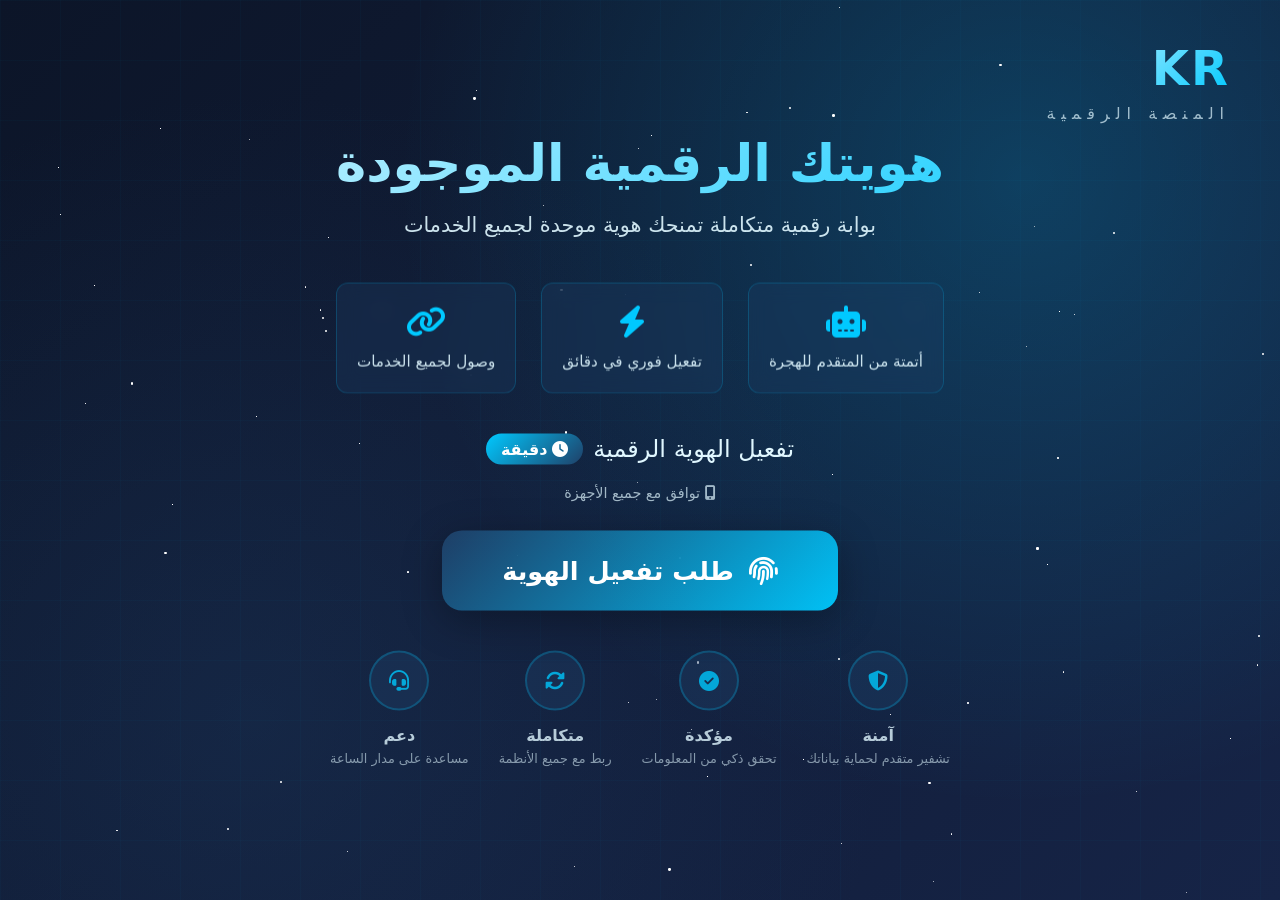
<file: index.html>
<!DOCTYPE html>
<html lang="ar" dir="rtl">
<head>
    <meta charset="UTF-8">
    <meta name="viewport" content="width=device-width, initial-scale=1.0">
    <title>KR | المنصة الرقمية</title>
    <link rel="stylesheet" href="https://cdnjs.cloudflare.com/ajax/libs/font-awesome/6.4.0/css/all.min.css">
    <style>
        * {
            margin: 0;
            padding: 0;
            box-sizing: border-box;
            font-family: 'Segoe UI', system-ui, sans-serif;
        }
        
        :root {
            --primary: #0c1528;
            --secondary: #162447;
            --accent: #1f4068;
            --neon: #00c9ff;
            --success: #2ecc71;
            --error: #e74c3c;
            --warning: #f39c12;
            --light: #e0f7ff;
            --gradient: linear-gradient(135deg, #0c1528 0%, #162447 50%, #1f4068 100%);
            --gradient-light: linear-gradient(135deg, #00c9ff 0%, #1f4068 100%);
            --shadow: 0 10px 40px rgba(0, 0, 0, 0.3);
            --transition: all 0.4s ease;
        }
        
        body {
            background: var(--primary);
            color: white;
            min-height: 100vh;
            overflow-x: hidden;
        }
        
        /* خلفية ثابتة */
        .background {
            position: fixed;
            top: 0;
            left: 0;
            width: 100%;
            height: 100%;
            z-index: -2;
            background: 
                radial-gradient(circle at 20% 80%, rgba(31, 64, 104, 0.3) 0%, transparent 50%),
                radial-gradient(circle at 80% 20%, rgba(0, 201, 255, 0.2) 0%, transparent 50%),
                linear-gradient(135deg, var(--primary) 0%, var(--secondary) 100%);
        }
        
        /* شبكة خفيفة ثابتة */
        .grid-overlay {
            position: fixed;
            top: 0;
            left: 0;
            width: 100%;
            height: 100%;
            background-image: 
                linear-gradient(rgba(0, 201, 255, 0.05) 1px, transparent 1px),
                linear-gradient(90deg, rgba(0, 201, 255, 0.05) 1px, transparent 1px);
            background-size: 60px 60px;
            z-index: -1;
            opacity: 0.5;
        }
        
        /* اسم المنصة */
        .platform-name {
            position: fixed;
            top: 40px;
            right: 50px;
            z-index: 100;
            text-align: right;
            transition: var(--transition);
        }
        
        .kr-logo {
            font-size: 3rem;
            font-weight: 900;
            background: linear-gradient(135deg, var(--light), var(--neon));
            -webkit-background-clip: text;
            background-clip: text;
            color: transparent;
            letter-spacing: 2px;
            margin-bottom: 8px;
        }
        
        .platform-subtitle {
            font-size: 1rem;
            color: rgba(224, 247, 255, 0.7);
            font-weight: 300;
            letter-spacing: 6px;
            text-transform: uppercase;
        }
        
        /* المحتوى الرئيسي - مركز تماماً */
        .main-content {
            position: absolute;
            top: 50%;
            left: 50%;
            transform: translate(-50%, -50%);
            width: 100%;
            max-width: 1200px;
            padding: 20px;
            text-align: center;
            z-index: 10;
        }
        
        /* العنوان الرئيسي المعدل */
        .hero-section {
            margin-bottom: 40px;
        }
        
        .hero-title {
            font-size: 3.2rem;
            font-weight: 800;
            margin-bottom: 15px;
            background: linear-gradient(135deg, var(--light), var(--neon));
            -webkit-background-clip: text;
            background-clip: text;
            color: transparent;
            line-height: 1.2;
            opacity: 0;
            animation: fadeInUp 1s ease 0.3s forwards;
        }
        
        .hero-subtitle {
            font-size: 1.3rem;
            color: rgba(224, 247, 255, 0.9);
            max-width: 700px;
            margin: 0 auto 10px;
            line-height: 1.6;
            font-weight: 300;
            opacity: 0;
            animation: fadeInUp 1s ease 0.5s forwards;
        }
        
        /* قسم المميزات المعدل */
        .features-container {
            display: flex;
            justify-content: center;
            gap: 25px;
            margin-bottom: 40px;
            flex-wrap: wrap;
            opacity: 0;
            animation: fadeInUp 1s ease 0.7s forwards;
        }
        
        .feature-item {
            background: rgba(31, 64, 104, 0.3);
            border: 1px solid rgba(0, 201, 255, 0.2);
            border-radius: 12px;
            padding: 20px;
            min-width: 180px;
            backdrop-filter: blur(10px);
            transition: var(--transition);
        }
        
        .feature-item:hover {
            transform: translateY(-5px);
            background: rgba(31, 64, 104, 0.5);
            border-color: var(--neon);
            box-shadow: 0 10px 25px rgba(0, 201, 255, 0.2);
        }
        
        .feature-icon {
            font-size: 2rem;
            color: var(--neon);
            margin-bottom: 10px;
        }
        
        .feature-text {
            font-size: 0.95rem;
            color: rgba(224, 247, 255, 0.9);
            line-height: 1.4;
        }
        
        @keyframes fadeInUp {
            to {
                opacity: 1;
                transform: translateY(0);
            }
            from {
                opacity: 0;
                transform: translateY(30px);
            }
        }
        
        /* قسم تفعيل الهوية */
        .activation-section {
            opacity: 0;
            animation: fadeInUp 1s ease 0.9s forwards;
            margin-bottom: 30px;
        }
        
        .activation-title {
            font-size: 1.5rem;
            color: var(--light);
            margin-bottom: 20px;
            display: flex;
            align-items: center;
            justify-content: center;
            gap: 10px;
        }
        
        .time-badge {
            background: linear-gradient(135deg, var(--neon), var(--accent));
            color: white;
            padding: 6px 15px;
            border-radius: 20px;
            font-size: 1rem;
            font-weight: 600;
            display: inline-flex;
            align-items: center;
            gap: 5px;
        }
        
        .compatibility-badge {
            display: block;
            font-size: 0.9rem;
            color: rgba(224, 247, 255, 0.7);
            margin-top: 10px;
        }
        
        /* زر التفعيل - محوره في المنتصف */
        .activation-container {
            position: relative;
            margin: 30px auto;
            width: fit-content;
        }
        
        .activation-btn {
            background: linear-gradient(135deg, 
                rgba(31, 64, 104, 0.95), 
                rgba(0, 201, 255, 0.95));
            color: white;
            border: none;
            padding: 25px 60px;
            font-size: 1.6rem;
            font-weight: 700;
            border-radius: 20px;
            cursor: pointer;
            display: flex;
            align-items: center;
            gap: 15px;
            position: relative;
            overflow: hidden;
            transition: var(--transition);
            box-shadow: var(--shadow);
            z-index: 2;
        }
        
        .activation-btn:hover {
            transform: translateY(-5px);
            box-shadow: 0 15px 50px rgba(0, 201, 255, 0.4);
        }
        
        .activation-btn:active {
            transform: translateY(-2px);
        }
        
        .btn-icon {
            font-size: 1.8rem;
            transition: var(--transition);
        }
        
        .activation-btn:hover .btn-icon {
            transform: rotate(15deg) scale(1.2);
        }
        
        .btn-text {
            position: relative;
            z-index: 1;
        }
        
        .activation-btn::before {
            content: '';
            position: absolute;
            top: 0;
            left: -100%;
            width: 100%;
            height: 100%;
            background: linear-gradient(90deg, transparent, rgba(255, 255, 255, 0.2), transparent);
            transition: 0.6s;
        }
        
        .activation-btn:hover::before {
            left: 100%;
        }
        
        /* تأثير خفيف حول الزر */
        .btn-glow {
            position: absolute;
            top: 50%;
            left: 50%;
            transform: translate(-50%, -50%);
            width: 120%;
            height: 120%;
            background: radial-gradient(circle, 
                rgba(0, 201, 255, 0.2) 0%, 
                transparent 70%);
            border-radius: 30px;
            z-index: 1;
            opacity: 0;
            transition: var(--transition);
        }
        
        .activation-btn:hover + .btn-glow {
            opacity: 1;
        }
        
        /* المميزات السفلية */
        .bottom-features {
            display: flex;
            justify-content: center;
            gap: 30px;
            margin-top: 40px;
            flex-wrap: wrap;
            opacity: 0;
            animation: fadeInUp 1s ease 1.1s forwards;
        }
        
        .bottom-feature {
            text-align: center;
            max-width: 160px;
            opacity: 0.8;
            transition: var(--transition);
        }
        
        .bottom-feature:hover {
            opacity: 1;
            transform: translateY(-5px);
        }
        
        .bottom-feature-icon {
            width: 60px;
            height: 60px;
            background: rgba(31, 64, 104, 0.5);
            border-radius: 50%;
            display: flex;
            align-items: center;
            justify-content: center;
            margin: 0 auto 15px;
            font-size: 20px;
            color: var(--neon);
            border: 2px solid rgba(0, 201, 255, 0.3);
            transition: var(--transition);
        }
        
        .bottom-feature:hover .bottom-feature-icon {
            background: rgba(31, 64, 104, 0.8);
            border-color: var(--neon);
            transform: scale(1.1);
        }
        
        .bottom-feature-title {
            font-size: 1rem;
            font-weight: 600;
            margin-bottom: 5px;
            color: var(--light);
        }
        
        .bottom-feature-desc {
            font-size: 0.8rem;
            color: rgba(224, 247, 255, 0.7);
            line-height: 1.4;
        }
        
        /* النجوم الثابتة */
        .stars {
            position: fixed;
            top: 0;
            left: 0;
            width: 100%;
            height: 100%;
            pointer-events: none;
            z-index: -1;
        }
        
        .star {
            position: absolute;
            background-color: white;
            border-radius: 50%;
            animation: starTwinkle 3s infinite ease-in-out;
        }
        
        @keyframes starTwinkle {
            0%, 100% { opacity: 0.3; }
            50% { opacity: 1; }
        }

        /* نافذة التفعيل المدمجة */
        .activation-modal {
            position: fixed;
            top: 0;
            left: 0;
            width: 100%;
            height: 100%;
            background: rgba(12, 21, 40, 0.95);
            backdrop-filter: blur(10px);
            z-index: 2000;
            display: none;
            justify-content: center;
            align-items: center;
            animation: modalFadeIn 0.3s ease;
        }

        @keyframes modalFadeIn {
            from { opacity: 0; }
            to { opacity: 1; }
        }

        .modal-content {
            background: linear-gradient(135deg, rgba(22, 36, 71, 0.95), rgba(31, 64, 104, 0.95));
            border-radius: 20px;
            width: 95%;
            max-width: 800px;
            max-height: 90vh;
            overflow-y: auto;
            box-shadow: 0 25px 50px rgba(0, 0, 0, 0.5);
            border: 1px solid rgba(0, 201, 255, 0.3);
            animation: modalSlideUp 0.4s ease;
        }

        @keyframes modalSlideUp {
            from { 
                opacity: 0;
                transform: translateY(50px);
            }
            to { 
                opacity: 1;
                transform: translateY(0);
            }
        }

        .modal-header {
            background: linear-gradient(135deg, var(--accent), var(--secondary));
            color: white;
            padding: 25px 30px;
            text-align: center;
            border-radius: 20px 20px 0 0;
            display: flex;
            justify-content: space-between;
            align-items: center;
        }

        .modal-header h1 {
            font-size: 1.8rem;
            margin-bottom: 10px;
            flex: 1;
        }

        .close-modal {
            background: none;
            border: none;
            color: white;
            font-size: 1.5rem;
            cursor: pointer;
            width: 40px;
            height: 40px;
            display: flex;
            align-items: center;
            justify-content: center;
            border-radius: 50%;
            transition: var(--transition);
        }

        .close-modal:hover {
            background: rgba(255, 255, 255, 0.1);
            transform: rotate(90deg);
        }

        .modal-body {
            padding: 30px;
        }
        
        /* شاشة الفحص بالذكاء الاصطناعي */
        .ai-scan-screen {
            display: none;
            text-align: center;
            padding: 40px 20px;
        }
        
        .scan-title {
            font-size: 1.8rem;
            margin-bottom: 20px;
            color: var(--light);
        }
        
        .scan-timer {
            font-size: 2rem;
            font-weight: bold;
            color: var(--neon);
            margin-bottom: 30px;
            font-family: monospace;
        }
        
        .scan-progress {
            width: 100%;
            height: 10px;
            background: rgba(255, 255, 255, 0.1);
            border-radius: 5px;
            overflow: hidden;
            margin-bottom: 30px;
        }
        
        .scan-progress-bar {
            height: 100%;
            background: linear-gradient(90deg, var(--neon), var(--accent));
            width: 0%;
            transition: width 0.3s ease;
        }
        
        .scan-steps {
            text-align: right;
            margin-bottom: 20px;
        }
        
        .scan-step {
            padding: 15px;
            margin-bottom: 10px;
            background: rgba(255, 255, 255, 0.05);
            border-radius: 10px;
            border-right: 4px solid transparent;
            transition: all 0.3s ease;
            display: flex;
            justify-content: space-between;
            align-items: center;
        }
        
        .scan-step.active {
            border-right-color: var(--neon);
            background: rgba(0, 201, 255, 0.1);
        }
        
        .scan-step.completed {
            border-right-color: var(--success);
            background: rgba(46, 204, 113, 0.1);
        }
        
        .scan-step.failed {
            border-right-color: var(--error);
            background: rgba(231, 76, 60, 0.1);
        }
        
        .step-icon {
            font-size: 1.2rem;
            width: 30px;
            height: 30px;
            display: flex;
            align-items: center;
            justify-content: center;
            border-radius: 50%;
            margin-left: 10px;
        }
        
        .step-info {
            flex: 1;
            text-align: right;
        }
        
        .step-title {
            font-weight: 600;
            margin-bottom: 5px;
        }
        
        .step-detail {
            font-size: 0.85rem;
            color: rgba(255, 255, 255, 0.7);
        }
        
        /* نتائج الفحص */
        .scan-result {
            display: none;
            text-align: center;
            padding: 40px 20px;
            animation: fadeIn 0.5s ease;
        }
        
        @keyframes fadeIn {
            from { opacity: 0; }
            to { opacity: 1; }
        }
        
        .result-icon {
            font-size: 5rem;
            margin-bottom: 20px;
        }
        
        .result-title {
            font-size: 2rem;
            margin-bottom: 15px;
            font-weight: 800;
        }
        
        .result-subtitle {
            font-size: 1.2rem;
            margin-bottom: 25px;
            color: rgba(255, 255, 255, 0.9);
        }
        
        .result-details {
            background: rgba(255, 255, 255, 0.05);
            border-radius: 15px;
            padding: 25px;
            margin-bottom: 30px;
            text-align: right;
        }
        
        .result-item {
            padding: 12px 0;
            border-bottom: 1px solid rgba(255, 255, 255, 0.1);
            display: flex;
            justify-content: space-between;
            align-items: center;
        }
        
        .result-item:last-child {
            border-bottom: none;
        }
        
        .result-status {
            padding: 5px 15px;
            border-radius: 20px;
            font-size: 0.9rem;
            font-weight: 600;
        }
        
        .status-success {
            background: rgba(46, 204, 113, 0.2);
            color: var(--success);
        }
        
        .status-error {
            background: rgba(231, 76, 60, 0.2);
            color: var(--error);
        }
        
        .status-warning {
            background: rgba(243, 156, 18, 0.2);
            color: var(--warning);
        }
        
        .result-actions {
            margin-top: 30px;
        }
        
        .btn-result {
            padding: 15px 40px;
            font-size: 1.1rem;
            font-weight: 600;
            border-radius: 10px;
            border: none;
            cursor: pointer;
            transition: var(--transition);
            display: inline-flex;
            align-items: center;
            gap: 10px;
        }
        
        .btn-success {
            background: linear-gradient(135deg, var(--success), #27ae60);
            color: white;
        }
        
        .btn-success:hover {
            transform: translateY(-3px);
            box-shadow: 0 10px 20px rgba(46, 204, 113, 0.3);
        }
        
        .btn-error {
            background: linear-gradient(135deg, var(--error), #c0392b);
            color: white;
        }
        
        .btn-error:hover {
            transform: translateY(-3px);
            box-shadow: 0 10px 20px rgba(231, 76, 60, 0.3);
        }
        
        /* تصميم متجاوب - تركز كل شيء */
        @media (max-width: 1200px) {
            .hero-title {
                font-size: 2.8rem;
            }
            
            .activation-btn {
                padding: 22px 50px;
                font-size: 1.4rem;
            }
            
            .feature-item {
                min-width: 160px;
                padding: 15px;
            }
        }
        
        @media (max-width: 992px) {
            .main-content {
                padding: 15px;
            }
            
            .hero-title {
                font-size: 2.3rem;
            }
            
            .hero-subtitle {
                font-size: 1.1rem;
                margin-bottom: 30px;
            }
            
            .features-container {
                gap: 15px;
            }
            
            .feature-item {
                min-width: 140px;
                padding: 12px;
            }
            
            .feature-icon {
                font-size: 1.5rem;
            }
            
            .feature-text {
                font-size: 0.85rem;
            }

            .modal-content {
                width: 98%;
                max-height: 85vh;
            }
        }
        
        @media (max-width: 768px) {
            .platform-name {
                right: 30px;
                top: 30px;
            }
            
            .kr-logo {
                font-size: 2.2rem;
            }
            
            .platform-subtitle {
                font-size: 0.85rem;
                letter-spacing: 4px;
            }
            
            .hero-title {
                font-size: 1.9rem;
            }
            
            .hero-subtitle {
                font-size: 1rem;
                margin-bottom: 25px;
            }
            
            .features-container {
                flex-direction: column;
                align-items: center;
            }
            
            .feature-item {
                width: 90%;
                max-width: 300px;
            }
            
            .activation-btn {
                padding: 18px 35px;
                font-size: 1.2rem;
                flex-direction: column;
                gap: 10px;
            }
            
            .btn-icon {
                font-size: 1.5rem;
            }
            
            .bottom-features {
                gap: 20px;
            }
            
            .bottom-feature {
                max-width: 130px;
            }
            
            .bottom-feature-icon {
                width: 50px;
                height: 50px;
                font-size: 18px;
            }

            .modal-header {
                padding: 20px;
            }

            .modal-header h1 {
                font-size: 1.5rem;
            }

            .modal-body {
                padding: 20px;
            }
            
            .scan-title {
                font-size: 1.5rem;
            }
            
            .scan-timer {
                font-size: 1.8rem;
            }
            
            .result-icon {
                font-size: 4rem;
            }
            
            .result-title {
                font-size: 1.8rem;
            }
        }
        
        @media (max-width: 576px) {
            .platform-name {
                right: 20px;
                top: 20px;
                text-align: center;
            }
            
            .kr-logo {
                font-size: 1.8rem;
            }
            
            .platform-subtitle {
                font-size: 0.75rem;
                letter-spacing: 3px;
            }
            
            .hero-title {
                font-size: 1.6rem;
            }
            
            .hero-subtitle {
                font-size: 0.9rem;
                margin-bottom: 20px;
            }
            
            .activation-title {
                font-size: 1.2rem;
                flex-direction: column;
                gap: 5px;
            }
            
            .activation-btn {
                padding: 16px 25px;
                font-size: 1rem;
            }
            
            .bottom-features {
                gap: 15px;
            }
            
            .bottom-feature {
                max-width: 100px;
            }
            
            .bottom-feature-title {
                font-size: 0.9rem;
            }
            
            .bottom-feature-desc {
                font-size: 0.75rem;
            }

            .modal-header {
                padding: 15px;
                flex-direction: column;
                gap: 10px;
            }

            .modal-header h1 {
                font-size: 1.3rem;
                text-align: center;
            }
            
            .scan-step {
                padding: 12px;
                font-size: 0.9rem;
            }
            
            .step-detail {
                font-size: 0.8rem;
            }
        }
        
        @media (max-height: 700px) {
            .main-content {
                position: relative;
                top: auto;
                left: auto;
                transform: none;
                margin: 100px auto 50px;
            }
            
            .bottom-features {
                margin-top: 30px;
            }

            .modal-content {
                max-height: 80vh;
            }
        }
    </style>
</head>
<body>
    <!-- الخلفية الثابتة -->
    <div class="background"></div>
    <div class="grid-overlay"></div>
    
    <!-- النجوم -->
    <div class="stars" id="stars"></div>
    
    <!-- اسم المنصة -->
    <div class="platform-name">
        <div class="kr-logo">KR</div>
        <div class="platform-subtitle">المنصة الرقمية</div>
    </div>
    
    <!-- المحتوى الرئيسي -->
    <div class="main-content">
        <!-- العنوان الرئيسي -->
        <div class="hero-section">
            <h1 class="hero-title">هويتك الرقمية الموجودة</h1>
            <p class="hero-subtitle">
                بوابة رقمية متكاملة تمنحك هوية موحدة لجميع الخدمات
            </p>
        </div>
        
        <!-- المميزات الرئيسية -->
        <div class="features-container">
            <div class="feature-item">
                <div class="feature-icon">
                    <i class="fas fa-robot"></i>
                </div>
                <div class="feature-text">
                    أتمتة من المتقدم للهجرة
                </div>
            </div>
            
            <div class="feature-item">
                <div class="feature-icon">
                    <i class="fas fa-bolt"></i>
                </div>
                <div class="feature-text">
                    تفعيل فوري في دقائق
                </div>
            </div>
            
            <div class="feature-item">
                <div class="feature-icon">
                    <i class="fas fa-link"></i>
                </div>
                <div class="feature-text">
                    وصول لجميع الخدمات
                </div>
            </div>
        </div>
        
        <!-- قسم تفعيل الهوية -->
        <div class="activation-section">
            <div class="activation-title">
                <span>تفعيل الهوية الرقمية</span>
                <span class="time-badge">
                    <i class="fas fa-clock"></i>
                    دقيقة
                </span>
            </div>
            <div class="compatibility-badge">
                <i class="fas fa-mobile-alt"></i>
                توافق مع جميع الأجهزة
            </div>
        </div>
        
        <!-- زر التفعيل -->
        <div class="activation-container">
            <button class="activation-btn" id="activateBtn">
                <i class="fas fa-fingerprint btn-icon"></i>
                <span class="btn-text">طلب تفعيل الهوية</span>
            </button>
            <div class="btn-glow"></div>
        </div>
        
        <!-- المميزات السفلية -->
        <div class="bottom-features">
            <div class="bottom-feature">
                <div class="bottom-feature-icon">
                    <i class="fas fa-shield-alt"></i>
                </div>
                <h3 class="bottom-feature-title">آمنة</h3>
                <p class="bottom-feature-desc">تشفير متقدم لحماية بياناتك</p>
            </div>
            
            <div class="bottom-feature">
                <div class="bottom-feature-icon">
                    <i class="fas fa-check-circle"></i>
                </div>
                <h3 class="bottom-feature-title">مؤكدة</h3>
                <p class="bottom-feature-desc">تحقق ذكي من المعلومات</p>
            </div>
            
            <div class="bottom-feature">
                <div class="bottom-feature-icon">
                    <i class="fas fa-sync-alt"></i>
                </div>
                <h3 class="bottom-feature-title">متكاملة</h3>
                <p class="bottom-feature-desc">ربط مع جميع الأنظمة</p>
            </div>
            
            <div class="bottom-feature">
                <div class="bottom-feature-icon">
                    <i class="fas fa-headset"></i>
                </div>
                <h3 class="bottom-feature-title">دعم</h3>
                <p class="bottom-feature-desc">مساعدة على مدار الساعة</p>
            </div>
        </div>
    </div>

    <!-- نافذة التفعيل المدمجة -->
    <div class="activation-modal" id="activationModal">
        <div class="modal-content">
            <div class="modal-header">
                <h1>طلب تفعيل الهوية الرقمية</h1>
                <button class="close-modal" id="closeModal">
                    <i class="fas fa-times"></i>
                </button>
            </div>
            <div class="modal-body">
                <!-- نموذج التقديم -->
                <div id="formContainer">
                    <div style="text-align: center; padding: 40px 20px;">
                        <div class="loader" style="width: 50px; height: 50px; border: 4px solid rgba(0, 201, 255, 0.2); border-radius: 50%; border-top-color: var(--neon); margin: 0 auto 20px; animation: spin 1s linear infinite;"></div>
                        <p style="color: var(--light); font-size: 1.1rem;">جاري تحميل نموذج التفعيل...</p>
                    </div>
                </div>
                
                <!-- شاشة فحص الذكاء الاصطناعي -->
                <div class="ai-scan-screen" id="aiScanScreen">
                    <h2 class="scan-title">🎯 جاري فحص طلبك بالذكاء الاصطناعي</h2>
                    <div class="scan-timer" id="scanTimer">⏳ 10 ثواني</div>
                    
                    <div class="scan-progress">
                        <div class="scan-progress-bar" id="scanProgressBar"></div>
                    </div>
                    
                    <div class="scan-steps" id="scanSteps">
                        <!-- ستتم إضافة خطوات الفحص هنا -->
                    </div>
                </div>
                
                <!-- نتائج الفحص -->
                <div class="scan-result" id="scanResult">
                    <!-- ستتم إضافة النتائج هنا -->
                </div>
            </div>
        </div>
    </div>

    <script>
        // نظام الذكاء الاصطناعي للفحص
        class AIScanner {
            constructor() {
                this.totalTime = 10; // 10 ثواني كاملة
                this.currentTime = this.totalTime;
                this.steps = [];
                this.results = [];
                this.isScanning = false;
                this.scanInterval = null;
            }
            
            // تعريف خطوات الفحص
            initializeSteps() {
                this.steps = [
                    {
                        id: 1,
                        title: "الفحص الأولي للبيانات",
                        description: "جاري التحقق من صحة البيانات المدخلة",
                        duration: 3,
                        active: false,
                        completed: false,
                        result: null,
                        details: ""
                    },
                    {
                        id: 2,
                        title: "فحص المستندات المرفوعة",
                        description: "جاري فحص الصور والملفات المرفوعة",
                        duration: 3,
                        active: false,
                        completed: false,
                        result: null,
                        details: ""
                    },
                    {
                        id: 3,
                        title: "المطابقة الذكية",
                        description: "جاري مقارنة البيانات مع المستندات",
                        duration: 3,
                        active: false,
                        completed: false,
                        result: null,
                        details: ""
                    },
                    {
                        id: 4,
                        title: "التحقق النهائي",
                        description: "جاري إصدار النتيجة النهائية",
                        duration: 1,
                        active: false,
                        completed: false,
                        result: null,
                        details: ""
                    }
                ];
            }
            
            // بدء الفحص
            startScan(formData) {
                this.initializeSteps();
                this.isScanning = true;
                this.currentTime = this.totalTime;
                this.results = [];
                
                // عرض شاشة الفحص
                document.getElementById('aiScanScreen').style.display = 'block';
                document.getElementById('formContainer').style.display = 'none';
                
                // تحديث المؤقت
                this.updateTimer();
                
                // بدء الفعلي بعد تأخير بسيط
                setTimeout(() => {
                    this.executeScan(formData);
                }, 1000);
                
                // بدء المؤقت التنازلي
                this.scanInterval = setInterval(() => {
                    this.currentTime--;
                    this.updateTimer();
                    
                    if (this.currentTime <= 0) {
                        clearInterval(this.scanInterval);
                        this.completeScan();
                    }
                }, 1000);
            }
            
            // تحديث المؤقت
            updateTimer() {
                const timerElement = document.getElementById('scanTimer');
                const progressBar = document.getElementById('scanProgressBar');
                
                timerElement.textContent = `⏳ ${this.currentTime} ثانية`;
                
                // تحديث شريط التقدم
                const progress = ((this.totalTime - this.currentTime) / this.totalTime) * 100;
                progressBar.style.width = `${progress}%`;
                
                // تحديث عرض الخطوات
                this.updateStepsDisplay();
            }
            
            // تحديث عرض الخطوات
            updateStepsDisplay() {
                const stepsContainer = document.getElementById('scanSteps');
                stepsContainer.innerHTML = '';
                
                this.steps.forEach(step => {
                    const stepElement = document.createElement('div');
                    stepElement.className = 'scan-step';
                    
                    if (step.completed) {
                        stepElement.classList.add('completed');
                    } else if (step.active) {
                        stepElement.classList.add('active');
                    } else if (step.result === false) {
                        stepElement.classList.add('failed');
                    }
                    
                    let icon = '⏳';
                    let iconClass = '';
                    
                    if (step.completed) {
                        icon = step.result ? '✅' : '❌';
                        iconClass = step.result ? 'status-success' : 'status-error';
                    } else if (step.active) {
                        icon = '🔍';
                    }
                    
                    stepElement.innerHTML = `
                        <div class="step-icon ${iconClass}">${icon}</div>
                        <div class="step-info">
                            <div class="step-title">${step.title}</div>
                            <div class="step-detail">${step.description}</div>
                            ${step.details ? `<div class="step-detail" style="color: ${step.result ? '#2ecc71' : '#e74c3c'}; font-size: 0.8rem;">${step.details}</div>` : ''}
                        </div>
                    `;
                    
                    stepsContainer.appendChild(stepElement);
                });
            }
            
            // تنفيذ الفحص الفعلي
            async executeScan(formData) {
                // الخطوة 1: الفحص الأولي للبيانات
                await this.step1_DataValidation(formData);
                
                // الخطوة 2: فحص المستندات
                await this.step2_DocumentsCheck(formData);
                
                // الخطوة 3: المطابقة الذكية
                await this.step3_SmartMatching(formData);
                
                // الخطوة 4: التحقق النهائي
                await this.step4_FinalVerification();
            }
            
            // الخطوة 1: فحص البيانات
            async step1_DataValidation(formData) {
                this.setStepActive(1);
                
                await this.delay(3000);
                
                const results = [];
                let allValid = true;
                
                // 1. فحص الاسم الثلاثي
                const nameValid = this.validateFullName(formData.fullName);
                results.push({
                    field: 'الاسم الثلاثي',
                    valid: nameValid,
                    message: nameValid ? 'الاسم صحيح ومكتمل' : 'الاسم يجب أن يكون ثلاثي (الاسم + بن/بنت + اسم العائلة)'
                });
                if (!nameValid) allValid = false;
                
                // 2. فحص تاريخ الميلاد
                const age = this.calculateAge(formData.birthDate);
                const ageValid = age >= 15 && age <= 80;
                results.push({
                    field: 'تاريخ الميلاد',
                    valid: ageValid,
                    message: ageValid ? `العمر: ${age} سنة (مناسب)` : `العمر: ${age} سنة (غير مناسب)`
                });
                if (!ageValid) allValid = false;
                
                // 3. فحص اسم اللعبة
                const gameNameValid = /^[a-zA-Z0-9]{3,20}$/.test(formData.gameUsername);
                results.push({
                    field: 'اسم حساب اللعبة',
                    valid: gameNameValid,
                    message: gameNameValid ? 'صيغة الاسم صحيحة' : 'يجب أن يحتوي على أحرف إنجليزية وأرقام فقط'
                });
                if (!gameNameValid) allValid = false;
                
                // 4. فحص حساب الديسكورد
                const discordValid = /^[a-zA-Z0-9_ ]{2,32}#[0-9]{4}$/.test(formData.discordUsername);
                results.push({
                    field: 'اسم حساب الديسكورد',
                    valid: discordValid,
                    message: discordValid ? 'صيغة الاسم صحيحة' : 'يجب أن تكون الصيغة: UserName#1234'
                });
                if (!discordValid) allValid = false;
                
                // 5. فحص رقم الهوية
                const idValid = /^\d{10}$/.test(formData.gameId);
                results.push({
                    field: 'رقم الهوية',
                    valid: idValid,
                    message: idValid ? 'رقم صحيح (10 أرقام)' : 'يجب أن يتكون من 10 أرقام'
                });
                if (!idValid) allValid = false;
                
                this.setStepCompleted(1, allValid, allValid ? 'جميع البيانات صحيحة' : 'يوجد أخطاء في البيانات');
                this.results.push(...results);
                
                return allValid;
            }
            
            // الخطوة 2: فحص المستندات
            async step2_DocumentsCheck(formData) {
                this.setStepActive(2);
                
                await this.delay(3000);
                
                const results = [];
                let allValid = true;
                
                // محاكاة فحص المستندات بالذكاء الاصطناعي
                const documentChecks = [
                    { name: 'هوية اللعبة', valid: Math.random() > 0.1, message: 'صورة واضحة ومقروءة' },
                    { name: 'صورة الشخصية', valid: Math.random() > 0.2, message: 'بدون إكسسوارات أو قبعات' },
                    { name: 'صورة الديسكورد', valid: Math.random() > 0.15, message: 'لقطة واضحة للحساب' }
                ];
                
                documentChecks.forEach(doc => {
                    results.push({
                        field: doc.name,
                        valid: doc.valid,
                        message: doc.valid ? doc.message : 'الصورة غير واضحة أو غير مطابقة'
                    });
                    if (!doc.valid) allValid = false;
                });
                
                // محاكاة فحص جودة الصور
                results.push({
                    field: 'جودة الصور',
                    valid: Math.random() > 0.1,
                    message: Math.random() > 0.1 ? 'جودة الصور ممتازة' : 'جودة بعض الصور منخفضة'
                });
                
                this.setStepCompleted(2, allValid, allValid ? 'جميع المستندات مقبولة' : 'يوجد مشاكل في بعض المستندات');
                this.results.push(...results);
                
                return allValid;
            }
            
            // الخطوة 3: المطابقة الذكية
            async step3_SmartMatching(formData) {
                this.setStepActive(3);
                
                await this.delay(3000);
                
                const results = [];
                let allValid = true;
                
                // محاكاة مطابقة رقم الهوية
                const idMatch = Math.random() > 0.3; // 70% نجاح
                results.push({
                    field: 'مطابقة رقم الهوية',
                    valid: idMatch,
                    message: idMatch ? 'الرقم المدخل مطابق للرقم في الصورة' : 'الرقم المدخل غير مطابق للرقم في الصورة'
                });
                if (!idMatch) allValid = false;
                
                // محاكاة مطابقة الاسم
                const nameMatch = Math.random() > 0.2; // 80% نجاح
                results.push({
                    field: 'مطابقة المعلومات',
                    valid: nameMatch,
                    message: nameMatch ? 'جميع المعلومات متسقة' : 'يوجد تناقض في المعلومات'
                });
                if (!nameMatch) allValid = false;
                
                // محاكاة فحص التزوير
                const fraudCheck = Math.random() > 0.1; // 90% نجاح
                results.push({
                    field: 'فحص التزوير',
                    valid: fraudCheck,
                    message: fraudCheck ? 'المستندات أصلية' : 'يوجد شك في صحة المستندات'
                });
                if (!fraudCheck) allValid = false;
                
                this.setStepCompleted(3, allValid, allValid ? 'المطابقة ناجحة' : 'يوجد عدم تطابق في البيانات');
                this.results.push(...results);
                
                return allValid;
            }
            
            // الخطوة 4: التحقق النهائي
            async step4_FinalVerification() {
                this.setStepActive(4);
                
                await this.delay(1000);
                
                // حساب النتيجة النهائية
                const totalResults = this.results.filter(r => !r.valid);
                const isApproved = totalResults.length === 0;
                
                this.setStepCompleted(4, isApproved, isApproved ? 'الطلب مقبول' : 'الطلب مرفوض');
                
                return isApproved;
            }
            
            // إكمال الفحص
            completeScan() {
                clearInterval(this.scanInterval);
                this.isScanning = false;
                
                // حساب النتيجة النهائية
                const failedResults = this.results.filter(r => !r.valid);
                const isApproved = failedResults.length === 0;
                
                // عرض النتائج
                this.showResults(isApproved);
                
                // إذا كان مرفوض، نضيف سبب الرفض
                if (!isApproved) {
                    const rejectionReasons = failedResults.map(r => r.message).slice(0, 3);
                    this.rejectionReasons = rejectionReasons;
                }
                
                // حظر المستخدم لمدة 5 ساعات إذا كان مرفوض
                if (!isApproved) {
                    this.blockUser(5); // 5 ساعات
                }
            }
            
            // عرض النتائج
            showResults(isApproved) {
                const scanScreen = document.getElementById('aiScanScreen');
                const resultScreen = document.getElementById('scanResult');
                
                scanScreen.style.display = 'none';
                resultScreen.style.display = 'block';
                
                if (isApproved) {
                    resultScreen.innerHTML = `
                        <div class="result-icon" style="color: var(--success);">🎉</div>
                        <h2 class="result-title" style="color: var(--success);">تم قبولك بنجاح!</h2>
                        <p class="result-subtitle">مبروك! تم تفعيل هويتك الرقمية بنجاح</p>
                        
                        <div class="result-details">
                            <div class="result-item">
                                <span>رقم الطلب:</span>
                                <span class="result-status status-success">KR${Math.floor(10000 + Math.random() * 90000)}</span>
                            </div>
                            <div class="result-item">
                                <span>حالة الطلب:</span>
                                <span class="result-status status-success">مقبول</span>
                            </div>
                            <div class="result-item">
                                <span>وقت القبول:</span>
                                <span>${new Date().toLocaleString('ar-SA')}</span>
                            </div>
                            <div class="result-item">
                                <span>مدة الفحص:</span>
                                <span>10 ثواني</span>
                            </div>
                        </div>
                        
                        <div class="result-actions">
                            <button class="btn-result btn-success" onclick="closeModal()">
                                <i class="fas fa-check"></i>
                                تم
                            </button>
                        </div>
                    `;
                } else {
                    const reasons = this.rejectionReasons || ['سبب غير محدد'];
                    
                    resultScreen.innerHTML = `
                        <div class="result-icon" style="color: var(--error);">❌</div>
                        <h2 class="result-title" style="color: var(--error);">تم رفض طلبك</h2>
                        <p class="result-subtitle">يوجد أخطاء تحتاج للتعديل</p>
                        
                        <div class="result-details">
                            <div class="result-item">
                                <span>حالة الطلب:</span>
                                <span class="result-status status-error">مرفوض</span>
                            </div>
                            <div class="result-item">
                                <span>أسباب الرفض:</span>
                            </div>
                            ${reasons.map(reason => `
                                <div class="result-item">
                                    <span style="color: var(--error);">• ${reason}</span>
                                </div>
                            `).join('')}
                            <div class="result-item">
                                <span>وقت الرفض:</span>
                                <span>${new Date().toLocaleString('ar-SA')}</span>
                            </div>
                            <div class="result-item">
                                <span>مدة الحظر:</span>
                                <span class="result-status status-warning">5 ساعات</span>
                            </div>
                        </div>
                        
                        <div class="result-actions">
                            <button class="btn-result btn-error" onclick="closeModal()">
                                <i class="fas fa-redo"></i>
                                المحاولة مرة أخرى لاحقاً
                            </button>
                        </div>
                    `;
                }
            }
            
            // حظر المستخدم
            blockUser(hours) {
                const blockDuration = hours * 60 * 60 * 1000; // تحويل الساعات إلى مللي ثانية
                const blockEndTime = Date.now() + blockDuration;
                
                localStorage.setItem('submissionBlocked', 'true');
                localStorage.setItem('blockUntil', blockEndTime.toString());
                localStorage.setItem('blockReason', 'طلب مرفوض من الذكاء الاصطناعي');
            }
            
            // وظائف مساعدة
            setStepActive(stepId) {
                const step = this.steps.find(s => s.id === stepId);
                if (step) {
                    step.active = true;
                    this.updateStepsDisplay();
                }
            }
            
            setStepCompleted(stepId, success, details) {
                const step = this.steps.find(s => s.id === stepId);
                if (step) {
                    step.active = false;
                    step.completed = true;
                    step.result = success;
                    step.details = details;
                    this.updateStepsDisplay();
                }
            }
            
            delay(ms) {
                return new Promise(resolve => setTimeout(resolve, ms));
            }
            
            validateFullName(name) {
                if (!name || name.trim().length === 0) return false;
                
                const parts = name.trim().split(' ').filter(part => part.length > 0);
                if (parts.length < 3) return false;
                
                const secondPart = parts[1];
                if (!['بن', 'بنت', 'ابن', 'ابنة'].includes(secondPart)) {
                    return false;
                }
                
                const arabicPattern = /^[\u0600-\u06FF\s]+$/;
                return arabicPattern.test(name);
            }
            
            calculateAge(birthDate) {
                if (!birthDate) return 0;
                
                const birth = new Date(birthDate);
                const today = new Date();
                let age = today.getFullYear() - birth.getFullYear();
                const monthDiff = today.getMonth() - birth.getMonth();
                
                if (monthDiff < 0 || (monthDiff === 0 && today.getDate() < birth.getDate())) {
                    age--;
                }
                
                return age;
            }
        }
        
        // إنشاء مثيل من الماسح الضوئي
        const aiScanner = new AIScanner();
        
        // تحميل نموذج التفعيل
        function loadActivationForm() {
            const formContainer = document.getElementById('formContainer');
            
            formContainer.innerHTML = `
                <style>
                    .form-container {
                        max-width: 100%;
                    }
                    
                    .terms-section {
                        background: rgba(255, 255, 255, 0.05);
                        border-radius: 10px;
                        padding: 20px;
                        margin-bottom: 25px;
                        border: 2px solid rgba(255, 255, 255, 0.1);
                    }
                    
                    .terms-title {
                        color: var(--light);
                        font-size: 1.2rem;
                        margin-bottom: 15px;
                        display: flex;
                        align-items: center;
                        gap: 10px;
                    }
                    
                    .terms-list {
                        list-style: none;
                        margin-bottom: 20px;
                    }
                    
                    .terms-list li {
                        padding: 10px 0;
                        border-bottom: 1px solid rgba(255, 255, 255, 0.1);
                        display: flex;
                        align-items: flex-start;
                        gap: 12px;
                        color: rgba(255, 255, 255, 0.9);
                        font-size: 0.95rem;
                    }
                    
                    .terms-list li:last-child {
                        border-bottom: none;
                    }
                    
                    .term-icon {
                        color: var(--neon);
                        font-size: 1rem;
                        margin-top: 3px;
                    }
                    
                    .checkbox-container {
                        display: flex;
                        align-items: center;
                        gap: 12px;
                        padding: 15px;
                        background: rgba(255, 255, 255, 0.05);
                        border-radius: 10px;
                        border: 2px solid rgba(255, 255, 255, 0.1);
                        margin-top: 15px;
                    }
                    
                    .checkbox-container input[type="checkbox"] {
                        width: 20px;
                        height: 20px;
                        accent-color: var(--neon);
                        cursor: pointer;
                    }
                    
                    .checkbox-container label {
                        font-size: 1rem;
                        font-weight: 600;
                        color: var(--light);
                        cursor: pointer;
                    }
                    
                    .buttons-container {
                        display: flex;
                        justify-content: space-between;
                        margin-top: 30px;
                        padding-top: 20px;
                        border-top: 2px solid rgba(255, 255, 255, 0.1);
                    }
                    
                    .btn {
                        padding: 12px 30px;
                        border: none;
                        border-radius: 10px;
                        font-size: 1rem;
                        font-weight: 600;
                        cursor: pointer;
                        transition: all 0.3s ease;
                        display: flex;
                        align-items: center;
                        gap: 8px;
                    }
                    
                    .btn-primary {
                        background: linear-gradient(135deg, var(--accent), var(--secondary));
                        color: white;
                    }
                    
                    .btn-primary:hover:not(:disabled) {
                        transform: translateY(-2px);
                        box-shadow: 0 7px 15px rgba(31, 64, 104, 0.3);
                    }
                    
                    .btn-secondary {
                        background: rgba(255, 255, 255, 0.1);
                        color: var(--light);
                        border: 2px solid rgba(255, 255, 255, 0.2);
                    }
                    
                    .btn-secondary:hover {
                        background: rgba(255, 255, 255, 0.2);
                    }
                    
                    .btn:disabled {
                        opacity: 0.5;
                        cursor: not-allowed;
                        transform: none !important;
                        box-shadow: none !important;
                    }
                    
                    @keyframes spin {
                        to { transform: rotate(360deg); }
                    }
                </style>
                
                <div class="form-container">
                    <div class="terms-section">
                        <div class="terms-title">
                            <i class="fas fa-file-contract"></i>
                            قم بالموافقة على الشروط التالية
                        </div>
                        
                        <ul class="terms-list">
                            <li>
                                <i class="fas fa-exclamation-circle term-icon"></i>
                                <span>أوافق على أن أي خطأ في التقديم يعرضني للانتظار لمدة يوم كامل قبل إمكانية التقديم مرة أخرى</span>
                            </li>
                            <li>
                                <i class="fas fa-exclamation-circle term-icon"></i>
                                <span>أوافق على ضرورة التحقق من صحة جميع المعلومات المدخلة قبل الإرسال</span>
                            </li>
                            <li>
                                <i class="fas fa-exclamation-circle term-icon"></i>
                                <span>أوافق على أن جميع البيانات المقدمة تخضع للتحقق الآلي الدقيق</span>
                            </li>
                            <li>
                                <i class="fas fa-exclamation-circle term-icon"></i>
                                <span>أوافق على أن عدم التطابق بين البيانات سيؤدي إلى رفض الطلب تلقائياً</span>
                            </li>
                            <li>
                                <i class="fas fa-exclamation-circle term-icon"></i>
                                <span>أوافق على ضرورة إرفاق جميع المستندات المطلوبة بالصيغ المحددة</span>
                            </li>
                        </ul>
                        
                        <div class="checkbox-container">
                            <input type="checkbox" id="agreeTermsModal">
                            <label for="agreeTermsModal">أقر بأني قد قرأت الشروط وأوافق عليها تماماً</label>
                        </div>
                    </div>
                    
                    <div class="buttons-container">
                        <button class="btn btn-secondary" id="cancelBtn">
                            <i class="fas fa-times"></i>
                            إلغاء
                        </button>
                        <button class="btn btn-primary" id="continueBtn" disabled>
                            <i class="fas fa-arrow-left"></i>
                            استكمال الإجراءات
                        </button>
                    </div>
                </div>
            `;
            
            // إضافة أحداث للنموذج
            document.getElementById('agreeTermsModal').addEventListener('change', function() {
                document.getElementById('continueBtn').disabled = !this.checked;
            });
            
            document.getElementById('continueBtn').addEventListener('click', function() {
                loadFullForm();
            });
            
            document.getElementById('cancelBtn').addEventListener('click', function() {
                closeModal();
            });
        }
        
        // تحميل النموذج الكامل
        function loadFullForm() {
            const formContainer = document.getElementById('formContainer');
            
            formContainer.innerHTML = `
                <style>
                    .form-section {
                        animation: fadeIn 0.5s ease;
                    }
                    
                    @keyframes fadeIn {
                        from { opacity: 0; transform: translateY(20px); }
                        to { opacity: 1; transform: translateY(0); }
                    }
                    
                    .form-title {
                        color: var(--light);
                        font-size: 1.3rem;
                        margin-bottom: 20px;
                        padding-bottom: 10px;
                        border-bottom: 2px solid rgba(255, 255, 255, 0.1);
                        display: flex;
                        align-items: center;
                        gap: 10px;
                    }
                    
                    .form-group {
                        margin-bottom: 20px;
                    }
                    
                    .form-group label {
                        display: block;
                        margin-bottom: 8px;
                        font-weight: 600;
                        color: var(--light);
                        font-size: 0.95rem;
                    }
                    
                    .form-group label .required {
                        color: var(--error);
                        margin-right: 5px;
                    }
                    
                    .form-input {
                        width: 100%;
                        padding: 12px 15px;
                        border: 2px solid rgba(255, 255, 255, 0.2);
                        border-radius: 8px;
                        font-size: 0.95rem;
                        transition: all 0.3s ease;
                        background: rgba(255, 255, 255, 0.05);
                        color: white;
                    }
                    
                    .form-input:focus {
                        outline: none;
                        border-color: var(--neon);
                        box-shadow: 0 0 0 3px rgba(0, 201, 255, 0.1);
                    }
                    
                    .form-input.error {
                        border-color: var(--error);
                    }
                    
                    .form-input.success {
                        border-color: var(--success);
                    }
                    
                    .hint {
                        display: block;
                        margin-top: 6px;
                        font-size: 0.8rem;
                        color: rgba(255, 255, 255, 0.7);
                    }
                    
                    .hint.error {
                        color: var(--error);
                    }
                    
                    .hint.success {
                        color: var(--success);
                    }
                    
                    .age-display {
                        display: inline-block;
                        margin-right: 10px;
                        padding: 6px 12px;
                        background: var(--accent);
                        color: white;
                        border-radius: 6px;
                        font-weight: 600;
                        font-size: 0.9rem;
                    }
                    
                    .form-buttons {
                        display: flex;
                        justify-content: space-between;
                        margin-top: 30px;
                        padding-top: 20px;
                        border-top: 2px solid rgba(255, 255, 255, 0.1);
                    }
                    
                    .submit-btn {
                        background: linear-gradient(135deg, var(--success), #27ae60);
                        color: white;
                        border: none;
                        padding: 12px 35px;
                        font-size: 1rem;
                        font-weight: 600;
                        border-radius: 10px;
                        cursor: pointer;
                        transition: all 0.3s ease;
                        display: flex;
                        align-items: center;
                        gap: 8px;
                    }
                    
                    .submit-btn:hover:not(:disabled) {
                        transform: translateY(-2px);
                        box-shadow: 0 7px 15px rgba(46, 204, 113, 0.3);
                    }
                    
                    .submit-btn:disabled {
                        opacity: 0.5;
                        cursor: not-allowed;
                        transform: none !important;
                        box-shadow: none !important;
                    }
                    
                    .back-btn {
                        background: rgba(255, 255, 255, 0.1);
                        color: var(--light);
                        border: 2px solid rgba(255, 255, 255, 0.2);
                        padding: 12px 25px;
                        font-size: 0.95rem;
                        font-weight: 600;
                        border-radius: 10px;
                        cursor: pointer;
                        transition: all 0.3s ease;
                        display: flex;
                        align-items: center;
                        gap: 8px;
                    }
                    
                    .back-btn:hover {
                        background: rgba(255, 255, 255, 0.2);
                    }
                </style>
                
                <div class="form-section">
                    <div class="form-title">
                        <i class="fas fa-user-edit"></i>
                        المعلومات الشخصية
                    </div>
                    
                    <div class="form-group">
                        <label><span class="required">*</span>الاسم الثلاثي بالعربية</label>
                        <input type="text" class="form-input" id="fullNameModal" placeholder="مثال: محمد بن عبدالله الحازمي" dir="rtl">
                        <span class="hint">يجب كتابة الاسم كاملاً (الاسم + اسم الأب + اسم العائلة)</span>
                    </div>
                    
                    <div class="form-group">
                        <label><span class="required">*</span>تاريخ الميلاد</label>
                        <input type="date" class="form-input" id="birthDateModal">
                        <div style="margin-top: 10px;">
                            <span class="age-display" id="ageDisplayModal" style="display: none;">العمر: --</span>
                        </div>
                    </div>
                    
                    <div class="form-group">
                        <label><span class="required">*</span>اسم حسابك في اللعبة</label>
                        <input type="text" class="form-input" id="gameUsernameModal" placeholder="GameUsername123">
                        <span class="hint">فقط أحرف إنجليزية وأرقام - بدون مسافات أو رموز خاصة</span>
                    </div>
                    
                    <div class="form-group">
                        <label><span class="required">*</span>اسم حسابك في الديسكورد</label>
                        <input type="text" class="form-input" id="discordUsernameModal" placeholder="Username#1234">
                        <span class="hint">فقط أحرف إنجليزية، أرقام، والنقطة (#) - مثال: UserName#1234</span>
                    </div>
                    
                    <div class="form-group">
                        <label><span class="required">*</span>رقم الهوية في اللعبة</label>
                        <input type="text" class="form-input" id="gameIdModal" placeholder="1234567890" maxlength="10">
                        <span class="hint">يجب أن يتكون من 10 أرقام فقط</span>
                    </div>
                    
                    <div class="form-buttons">
                        <button class="back-btn" id="backBtnModal">
                            <i class="fas fa-arrow-right"></i>
                            العودة للشروط
                        </button>
                        <button class="submit-btn" id="submitBtnModal">
                            <i class="fas fa-robot"></i>
                            فحص بالذكاء الاصطناعي
                        </button>
                    </div>
                </div>
            `;
            
            // إضافة الأحداث للنموذج
            document.getElementById('birthDateModal').addEventListener('change', function() {
                if (this.value) {
                    const birthDate = new Date(this.value);
                    const today = new Date();
                    let age = today.getFullYear() - birthDate.getFullYear();
                    const monthDiff = today.getMonth() - birthDate.getMonth();
                    
                    if (monthDiff < 0 || (monthDiff === 0 && today.getDate() < birthDate.getDate())) {
                        age--;
                    }
                    
                    document.getElementById('ageDisplayModal').textContent = `العمر: ${age}`;
                    document.getElementById('ageDisplayModal').style.display = 'inline-block';
                }
            });
            
            document.getElementById('backBtnModal').addEventListener('click', function() {
                loadActivationForm();
            });
            
            document.getElementById('submitBtnModal').addEventListener('click', function() {
                const formData = {
                    fullName: document.getElementById('fullNameModal').value,
                    birthDate: document.getElementById('birthDateModal').value,
                    gameUsername: document.getElementById('gameUsernameModal').value,
                    discordUsername: document.getElementById('discordUsernameModal').value,
                    gameId: document.getElementById('gameIdModal').value
                };
                
                // بدء فحص الذكاء الاصطناعي
                aiScanner.startScan(formData);
            });
        }
        
        // إغلاق النافذة
        function closeModal() {
            document.getElementById('activationModal').style.display = 'none';
            
            // تحديث حالة الزر الرئيسي إذا كان محظوراً
            checkBlockStatus();
        }
        
        // التحقق من حالة الحظر
        function checkBlockStatus() {
            const blocked = localStorage.getItem('submissionBlocked');
            const blockTime = localStorage.getItem('blockUntil');
            
            if (blocked && blockTime) {
                const now = Date.now();
                if (now < parseInt(blockTime)) {
                    const remaining = parseInt(blockTime) - now;
                    const hours = Math.floor(remaining / (1000 * 60 * 60));
                    const minutes = Math.floor((remaining % (1000 * 60 * 60)) / (1000 * 60));
                    
                    const activateBtn = document.getElementById('activateBtn');
                    activateBtn.innerHTML = `
                        <i class="fas fa-clock btn-icon"></i>
                        <span class="btn-text">متاح بعد ${hours}:${minutes.toString().padStart(2, '0')}</span>
                    `;
                    activateBtn.style.background = 'linear-gradient(135deg, #666, #888)';
                    activateBtn.disabled = true;
                    activateBtn.style.cursor = 'not-allowed';
                    return true;
                } else {
                    localStorage.removeItem('submissionBlocked');
                    localStorage.removeItem('blockUntil');
                    localStorage.removeItem('blockReason');
                }
            }
            return false;
        }

        document.addEventListener('DOMContentLoaded', function() {
            // إنشاء النجوم
            function createStars() {
                const starsContainer = document.getElementById('stars');
                const starCount = 80;
                
                for (let i = 0; i < starCount; i++) {
                    const star = document.createElement('div');
                    star.className = 'star';
                    
                    const size = Math.random() * 2.5;
                    star.style.width = size + 'px';
                    star.style.height = size + 'px';
                    star.style.left = Math.random() * 100 + '%';
                    star.style.top = Math.random() * 100 + '%';
                    star.style.animationDelay = Math.random() * 3 + 's';
                    
                    starsContainer.appendChild(star);
                }
            }
            
            createStars();
            
            // التحقق من حالة الحظر عند التحميل
            checkBlockStatus();
            
            // إضافة تأثيرات hover
            const featureItems = document.querySelectorAll('.feature-item');
            const bottomFeatures = document.querySelectorAll('.bottom-feature');
            
            featureItems.forEach(item => {
                item.addEventListener('mouseenter', function() {
                    this.style.transform = 'translateY(-8px)';
                });
                
                item.addEventListener('mouseleave', function() {
                    this.style.transform = 'translateY(0)';
                });
            });
            
            bottomFeatures.forEach(feature => {
                feature.addEventListener('mouseenter', function() {
                    this.style.transform = 'translateY(-5px)';
                });
                
                feature.addEventListener('mouseleave', function() {
                    this.style.transform = 'translateY(0)';
                });
            });
            
            // زر التفعيل - يفتح النافذة المدمجة
            const activateBtn = document.getElementById('activateBtn');
            const activationModal = document.getElementById('activationModal');
            const closeModalBtn = document.getElementById('closeModal');
            
            if (!activateBtn.disabled) {
                activateBtn.addEventListener('click', function() {
                    // تأثير بسيط عند النقر
                    this.style.transform = 'scale(0.95)';
                    
                    // إنشاء تأثير تموج
                    const ripple = document.createElement('div');
                    ripple.style.cssText = `
                        position: absolute;
                        top: 50%;
                        left: 50%;
                        width: 100%;
                        height: 100%;
                        background: radial-gradient(circle, rgba(0,201,255,0.3) 0%, transparent 70%);
                        border-radius: 20px;
                        transform: translate(-50%, -50%) scale(0);
                        animation: rippleEffect 0.6s ease-out forwards;
                        z-index: 0;
                    `;
                    
                    const style = document.createElement('style');
                    style.textContent = `
                        @keyframes rippleEffect {
                            to {
                                transform: translate(-50%, -50%) scale(2);
                                opacity: 0;
                            }
                        }
                    `;
                    document.head.appendChild(style);
                    
                    this.appendChild(ripple);
                    
                    setTimeout(() => {
                        ripple.remove();
                        this.style.transform = '';
                        
                        // فتح النافذة المدمجة
                        activationModal.style.display = 'flex';
                        loadActivationForm();
                    }, 600);
                });
            }
            
            // إغلاق النافذة
            closeModalBtn.addEventListener('click', closeModal);
            
            // إغلاق النافذة عند النقر خارج المحتوى
            activationModal.addEventListener('click', function(e) {
                if (e.target === this) {
                    closeModal();
                }
            });
            
            // ضبط الموقع للشاشات الصغيرة
            function adjustLayout() {
                const mainContent = document.querySelector('.main-content');
                
                if (window.innerHeight < 700) {
                    mainContent.style.position = 'relative';
                    mainContent.style.top = 'auto';
                    mainContent.style.left = 'auto';
                    mainContent.style.transform = 'none';
                    mainContent.style.margin = '100px auto 50px';
                } else {
                    mainContent.style.position = 'absolute';
                    mainContent.style.top = '50%';
                    mainContent.style.left = '50%';
                    mainContent.style.transform = 'translate(-50%, -50%)';
                    mainContent.style.margin = '0';
                }
            }
            
            adjustLayout();
            window.addEventListener('resize', adjustLayout);
        });
    </script>
</body>
</html>
</file>
